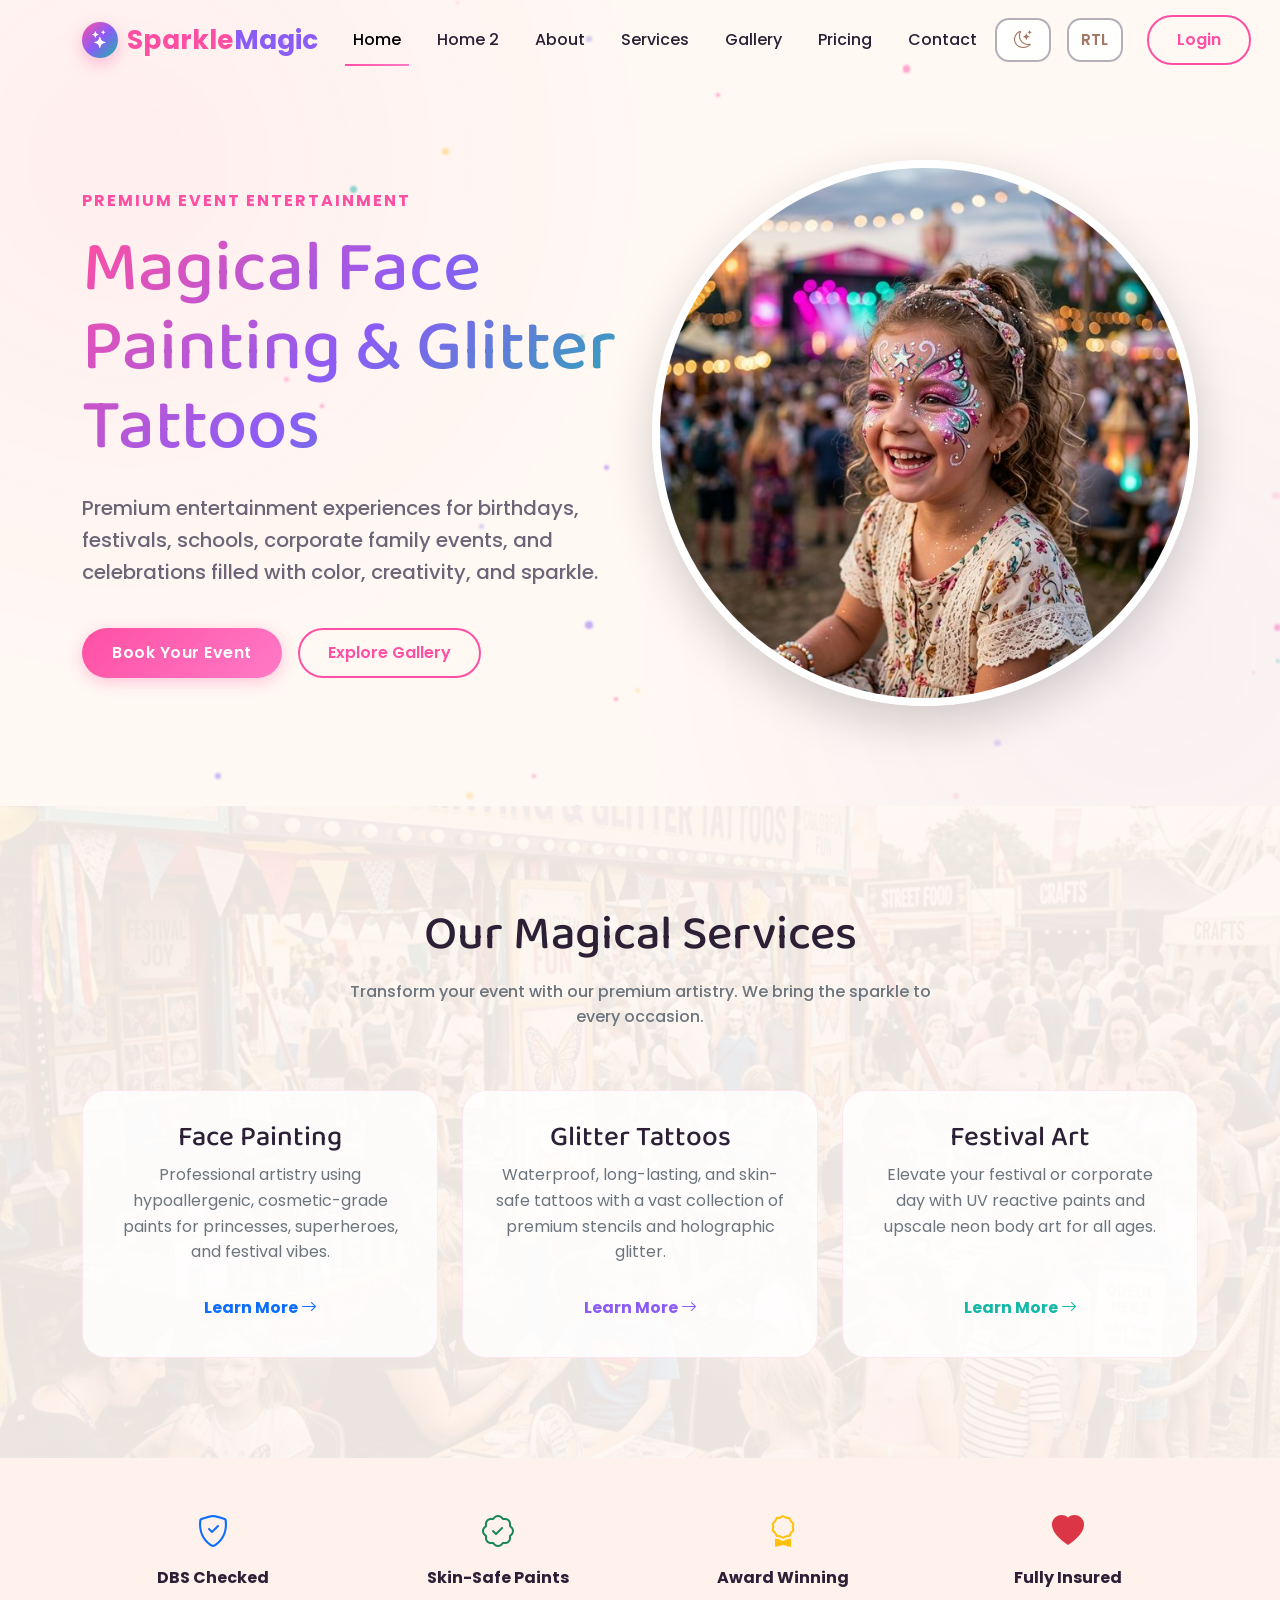
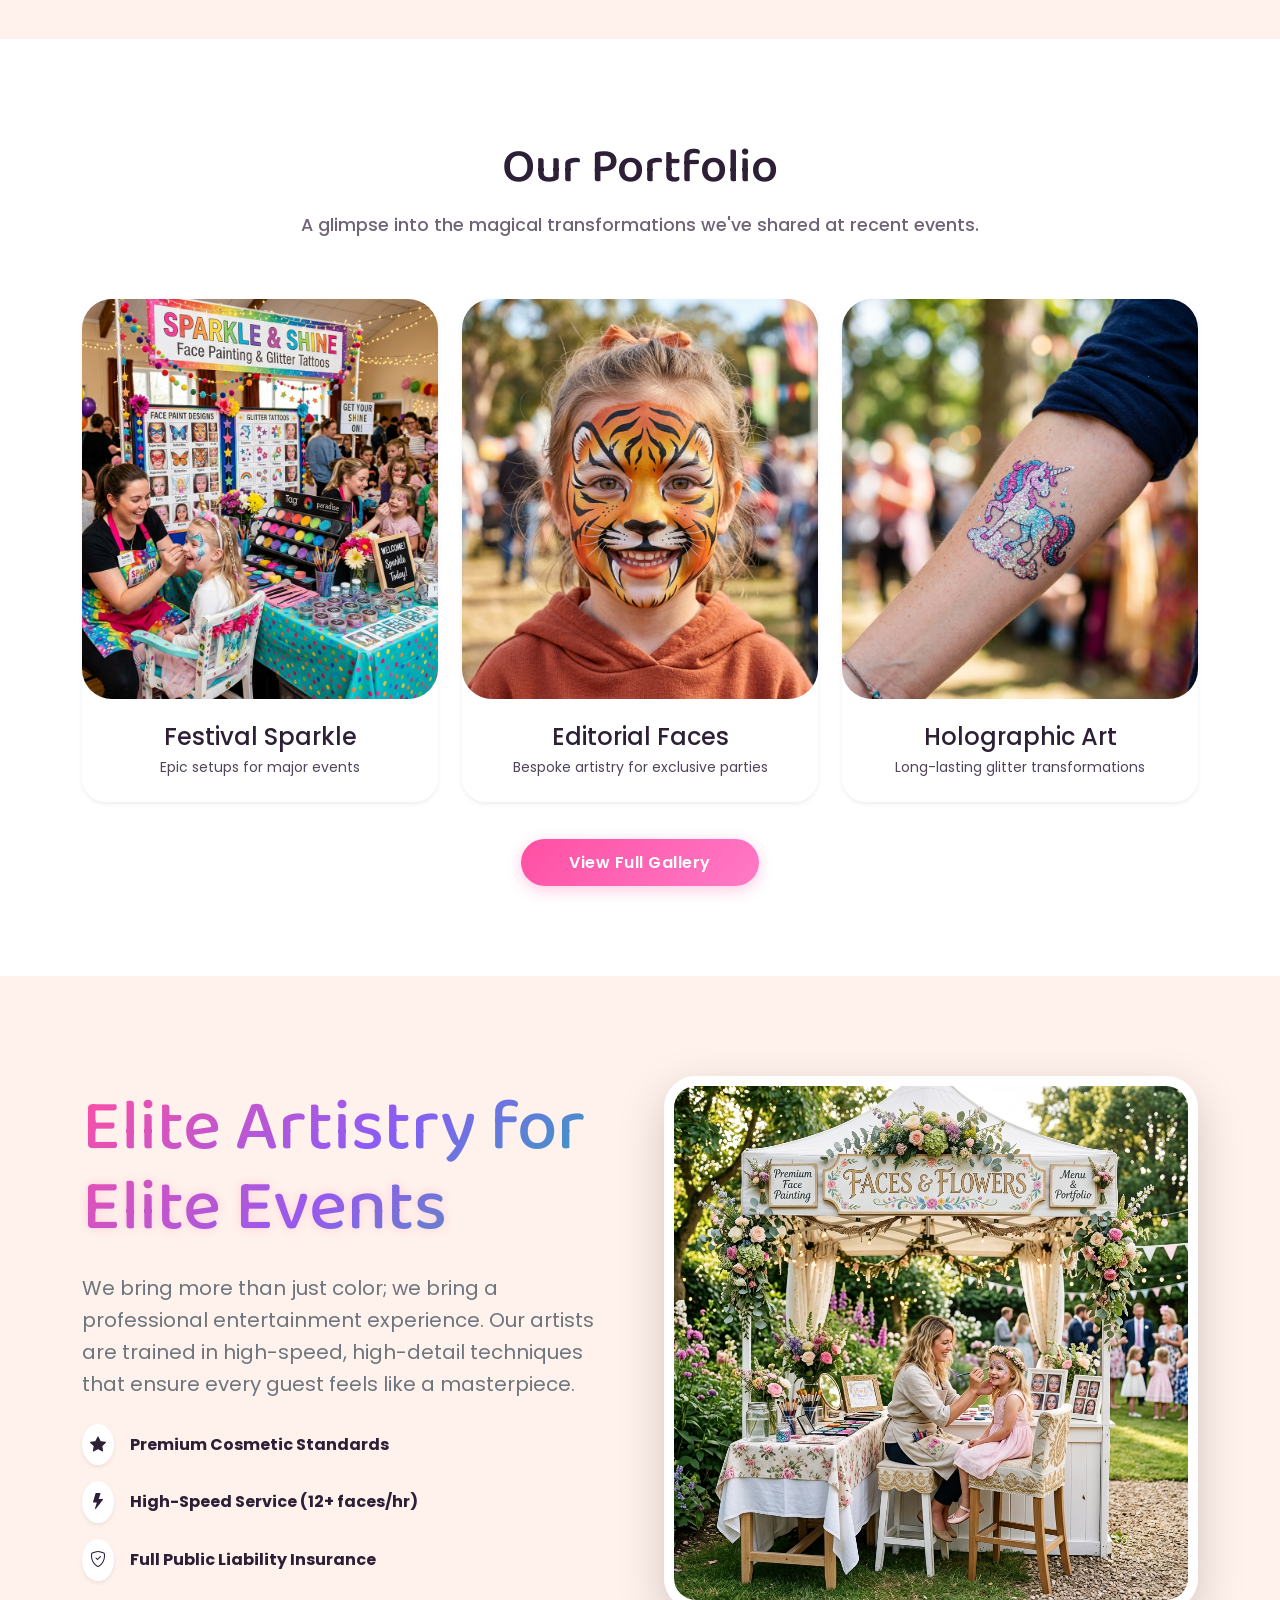
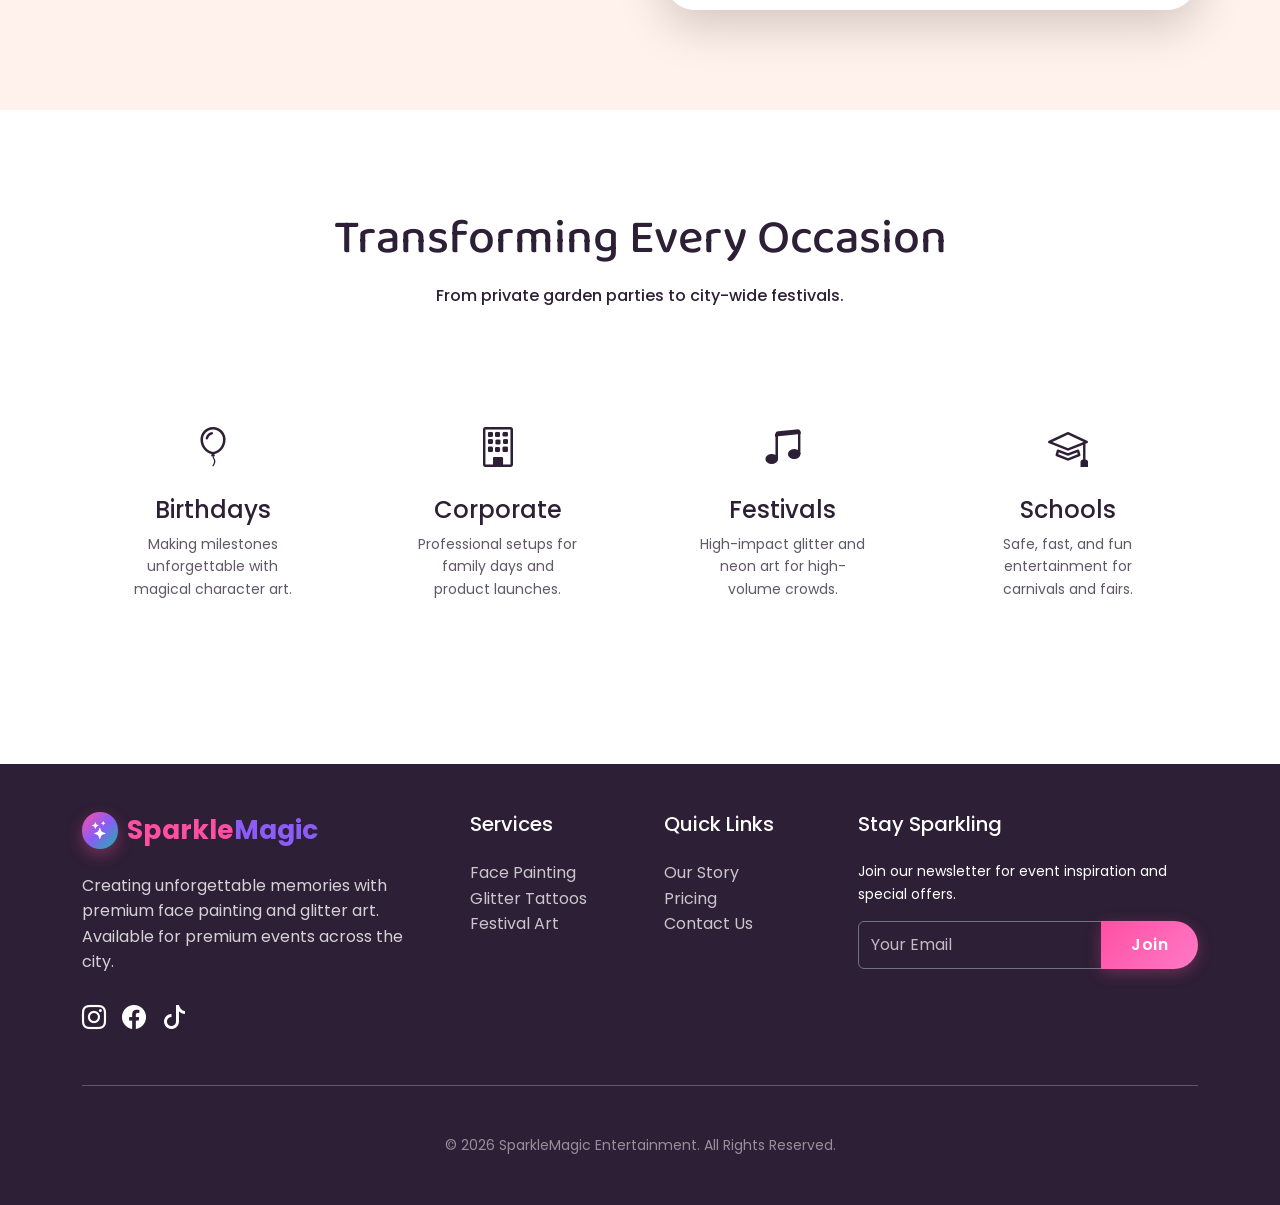
<file: index.html>
<!DOCTYPE html>
<html lang="en">

<head>
    <meta charset="UTF-8">
    <meta name="viewport" content="width=device-width, initial-scale=1.0">
    <title>Magical Face Painting &amp; Glitter Tattoos | Premium Event Entertainment</title>
    <link rel="icon" type="image/svg+xml" href="assets/images/favicon.svg">
    <meta name="description"
        content="Premium face painting and glitter tattoo entertainment for luxury birthdays, festivals, and corporate events. Professional artistry with a focus on safety and sparkle.">
    <!-- Bootstrap 5 CDN -->
    <link href="https://cdn.jsdelivr.net/npm/bootstrap@5.3.0/dist/css/bootstrap.min.css" rel="stylesheet">
    <!-- Bootstrap Icons -->
    <link rel="stylesheet" href="https://cdn.jsdelivr.net/npm/bootstrap-icons@1.11.0/font/bootstrap-icons.css">
    <!-- Custom CSS -->
    <link rel="stylesheet" href="assets/css/style.css">
    <link rel="stylesheet" href="assets/css/dark-mode.css">
</head>

<body>

    <!-- Floating Particles -->
    <div id="particles-container"></div>

    <!-- Navigation -->
    <nav class="navbar navbar-expand-lg navbar-custom fixed-top">
        <div class="container">
            <a class="navbar-brand d-flex align-items-center" href="index.html">
                <span class="brand-logo" aria-label="SparkleMagic">
    <span class="brand-logo-icon" aria-hidden="true"><i class="bi bi-stars"></i></span>
    <span class="brand-logo-text"><span class="brand-logo-sparkle">Sparkle</span><span class="brand-logo-magic">Magic</span></span>
</span>
            </a>
            <button class="navbar-toggler border-0" type="button" data-bs-toggle="collapse" data-bs-target="#navbarNav">
                <span class="navbar-toggler-icon"></span>
            </button>
            <div class="collapse navbar-collapse" id="navbarNav">
                <ul class="navbar-nav mx-auto">
                    <li class="nav-item"><a class="nav-link active" href="index.html">Home</a></li>
                    <li class="nav-item"><a class="nav-link" href="home2.html">Home 2</a></li>
                    <li class="nav-item"><a class="nav-link" href="about.html">About</a></li>
                    <li class="nav-item"><a class="nav-link" href="services.html">Services</a></li>
                    <li class="nav-item"><a class="nav-link" href="gallery.html">Gallery</a></li>
                    <li class="nav-item"><a class="nav-link" href="pricing.html">Pricing</a></li>
                    <li class="nav-item"><a class="nav-link" href="contact.html">Contact</a></li>
                </ul>
                <div class="d-flex align-items-center gap-3 mt-3 mt-lg-0">
                    <button id="darkModeToggle" class="btn nav-utility-btn" type="button" aria-label="Toggle theme"><i class="bi bi-moon-stars"></i></button>
                    <button id="rtlToggle" class="btn nav-utility-btn" type="button" aria-label="Toggle RTL mode">RTL</button>
                    <a href="login.html"
                        class="btn-outline-premium text-decoration-none ms-2">Login</a>
                </div>
            </div>
        </div>
    </nav>

    <!-- Hero Section -->
    <header class="hero-section">
        <div class="container">
            <div class="row align-items-center">
                <div class="col-lg-6 reveal">
                    <span class="accent-font fw-bold text-uppercase mb-3 d-block"
                        style="color: #ff4fa3; letter-spacing: 2px;">Premium Event Entertainment</span>
                    <h1 class="hero-title">Magical Face Painting &amp; Glitter Tattoos</h1>
                    <p class="hero-subtitle">Premium entertainment experiences for birthdays, festivals, schools,
                        corporate family events, and celebrations filled with color, creativity, and sparkle.</p>
                    <div class="d-flex gap-3">
                        <a href="contact.html" class="btn-premium">Book Your Event</a>
                        <a href="gallery.html" class="btn-outline-premium">Explore Gallery</a>
                    </div>
                </div>
                <div class="col-lg-6 mt-5 mt-lg-0 reveal">
                    <div class="position-relative">
                        <div class="floating-elem">
                            <img src="assets/images/hero.png" alt="Face Painting Artistry"
                                class="img-fluid rounded-circle shadow-lg" style="border: 8px solid white;">
                        </div>
                        <!-- Floating Badges -->
                        
                    </div>
                </div>
            </div>
        </div>
    </header>

    <!-- Featured Services -->
    <section class="section-padding home1-services-section">
        <div class="container">
            <div class="section-title reveal">
                <h2>Our Magical Services</h2>
                <p class="text-secondary mx-auto" style="max-width: 600px;">Transform your event with our premium
                    artistry. We bring the sparkle to every occasion.</p>
            </div>
            <div class="row g-4">
                <div class="col-md-4 reveal">
                    <div class="card-luxury text-center d-flex flex-column h-100 home1-service-card">
                        <h3 class="home1-service-title">Face Painting</h3>
                        <p class="text-secondary mb-4 home1-service-text">Professional artistry using hypoallergenic, cosmetic-grade paints for
                            princesses, superheroes, and festival vibes.</p>
                        <a href="services.html"
                            class="btn btn-link text-primary-accent fw-bold text-decoration-none mt-auto">Learn More <i
                                class="bi bi-arrow-right"></i></a>
                    </div>
                </div>
                <div class="col-md-4 reveal">
                    <div class="card-luxury text-center d-flex flex-column h-100 home1-service-card">
                        <h3 class="home1-service-title">Glitter Tattoos</h3>
                        <p class="text-secondary mb-4 home1-service-text">Waterproof, long-lasting, and skin-safe tattoos with a vast collection
                            of premium stencils and holographic glitter.</p>
                        <a href="services.html" class="btn btn-link text-secondary-accent fw-bold text-decoration-none mt-auto"
                            style="color: #8b5cf6;">Learn More <i class="bi bi-arrow-right"></i></a>
                    </div>
                </div>
                <div class="col-md-4 reveal">
                    <div class="card-luxury text-center d-flex flex-column h-100 home1-service-card">
                        <h3 class="home1-service-title">Festival Art</h3>
                        <p class="text-secondary mb-4 home1-service-text">Elevate your festival or corporate day with UV reactive paints and
                            upscale neon body art for all ages.</p>
                        <a href="services.html" class="btn btn-link text-third-accent fw-bold text-decoration-none mt-auto"
                            style="color: #14b8a6;">Learn More <i class="bi bi-arrow-right"></i></a>
                    </div>
                </div>
            </div>
        </div>
    </section>

    <!-- Trust / Safety Strip -->
    <section class="py-5 home1-trust-strip" style="background: var(--secondary-bg);">
        <div class="container">
            <div class="row align-items-center g-4 text-center">
                <div class="col-6 col-md-3">
                    <div class="d-flex flex-column align-items-center">
                        <i class="bi bi-shield-check fs-2 text-primary"></i>
                        <span class="accent-font fw-bold mt-2">DBS Checked</span>
                    </div>
                </div>
                <div class="col-6 col-md-3">
                    <div class="d-flex flex-column align-items-center">
                        <i class="bi bi-patch-check fs-2 text-success"></i>
                        <span class="accent-font fw-bold mt-2">Skin-Safe Paints</span>
                    </div>
                </div>
                <div class="col-6 col-md-3">
                    <div class="d-flex flex-column align-items-center">
                        <i class="bi bi-award fs-2 text-warning"></i>
                        <span class="accent-font fw-bold mt-2">Award Winning</span>
                    </div>
                </div>
                <div class="col-6 col-md-3">
                    <div class="d-flex flex-column align-items-center">
                        <i class="bi bi-heart-fill fs-2 text-danger"></i>
                        <span class="accent-font fw-bold mt-2">Fully Insured</span>
                    </div>
                </div>
            </div>
        </div>
    </section>

    <!-- Featured Gallery Preview -->
    <section class="section-padding bg-white" id="portfolio">
        <div class="container">
            <div class="section-title reveal">
                <h2 class="fw-bold portfolio-heading">Our Portfolio</h2>
                <p class="portfolio-subtitle">A glimpse into the magical transformations
                    we've shared at recent events.</p>
            </div>
            <div class="row g-4 reveal">
                <div class="col-lg-4 col-md-6">
                    <div class="card-luxury p-0 overflow-hidden border-0 shadow-sm hover-glow">
                        <img src="assets/images/festival-setup-indoor.png" alt="Festival Art" class="w-100 object-fit-cover"
                            style="height: 400px; border-radius: 30px;">
                        <div class="p-4 text-center">
                            <h4 class="brand-font mb-1">Festival Sparkle</h4>
                            <p class="small text-secondary mb-0">Epic setups for major events</p>
                        </div>
                    </div>
                </div>
                <div class="col-lg-4 col-md-6">
                    <div class="card-luxury p-0 overflow-hidden border-0 shadow-sm hover-glow">
                        <img src="assets/images/face-art-tiger.png" alt="Face Painting" class="w-100 object-fit-cover"
                            style="height: 400px; border-radius: 30px;">
                        <div class="p-4 text-center">
                            <h4 class="brand-font mb-1">Editorial Faces</h4>
                            <p class="small text-secondary mb-0">Bespoke artistry for exclusive parties</p>
                        </div>
                    </div>
                </div>
                <div class="col-lg-4 col-md-6 portfolio-third-card">
                    <div class="card-luxury p-0 overflow-hidden border-0 shadow-sm hover-glow">
                        <img src="assets/images/glitter-tattoo-unicorn.png" alt="Glitter Tattoos"
                            class="w-100 object-fit-cover" style="height: 400px; border-radius: 30px;">
                        <div class="p-4 text-center">
                            <h4 class="brand-font mb-1">Holographic Art</h4>
                            <p class="small text-secondary mb-0">Long-lasting glitter transformations</p>
                        </div>
                    </div>
                </div>
            </div>
            <div class="text-center mt-5">
                <a href="gallery.html" class="btn-premium px-5">View Full Gallery</a>
            </div>
        </div>
    </section>

    <!-- Section 1: Elite Artistry (Split Style) -->
    <section class="section-padding overflow-hidden" style="background: var(--secondary-bg);">
        <div class="container">
            <div class="row align-items-center g-5">
                <div class="col-lg-6 reveal-left">
                    <h2 class="hero-title mb-4">Elite Artistry for <span class="glow-text">Elite Events</span></h2>
                    <p class="fs-5 text-secondary mb-4">We bring more than just color; we bring a professional
                        entertainment experience. Our artists are trained in high-speed, high-detail techniques that
                        ensure every guest feels like a masterpiece.</p>
                    <ul class="list-unstyled d-flex flex-column gap-3">
                        <li class="d-flex align-items-center gap-3">
                            <div class="rounded-circle bg-white p-2 shadow-sm pulse-glow"><i
                                    class="bi bi-star-fill text-primary-accent"></i></div>
                            <span class="fw-bold">Premium Cosmetic Standards</span>
                        </li>
                        <li class="d-flex align-items-center gap-3">
                            <div class="rounded-circle bg-white p-2 shadow-sm pulse-glow"><i
                                    class="bi bi-lightning-fill text-primary-accent"></i></div>
                            <span class="fw-bold">High-Speed Service (12+ faces/hr)</span>
                        </li>
                        <li class="d-flex align-items-center gap-3">
                            <div class="rounded-circle bg-white p-2 shadow-sm pulse-glow"><i
                                    class="bi bi-shield-check text-primary-accent"></i></div>
                            <span class="fw-bold">Full Public Liability Insurance</span>
                        </li>
                    </ul>
                </div>
                <div class="col-lg-6 reveal-right">
                    <div class="position-relative">
                        <img src="assets/images/festival-setup-garden.png" alt="High End Setup"
                            class="img-fluid rounded-5 shadow-lg border-white"
                            style="border-width: 10px !important; border-style: solid;">
                    </div>
                </div>
            </div>
        </div>
    </section>

    <!-- Section 2: The Sparkle Reach (Hexagonal Layout) -->
    <section class="section-padding bg-white" id="occasions">
        <div class="container">
            <div class="section-title reveal">
                <h2 style="color: #2d1f35;">Transforming Every Occasion</h2>
                <p>From private garden parties to city-wide festivals.</p>
            </div>
            <div class="row g-4 justify-content-center">
                <div class="col-lg-3 col-md-6 reveal" style="transition-delay: 100ms;">
                    <div class="hexagon-card p-5 d-flex flex-column align-items-center text-center">
                        <i class="bi bi-balloon fs-1 mb-3"></i>
                        <h4 class="brand-font">Birthdays</h4>
                        <p class="small opacity-75">Making milestones unforgettable with magical character art.</p>
                    </div>
                </div>
                <div class="col-lg-3 col-md-6 reveal" style="transition-delay: 200ms;">
                    <div class="hexagon-card p-5 d-flex flex-column align-items-center text-center">
                        <i class="bi bi-building fs-1 mb-3"></i>
                        <h4 class="brand-font">Corporate</h4>
                        <p class="small opacity-75">Professional setups for family days and product launches.</p>
                    </div>
                </div>
                <div class="col-lg-3 col-md-6 reveal" style="transition-delay: 300ms;">
                    <div class="hexagon-card p-5 d-flex flex-column align-items-center text-center">
                        <i class="bi bi-music-note-beamed fs-1 mb-3"></i>
                        <h4 class="brand-font">Festivals</h4>
                        <p class="small opacity-75">High-impact glitter and neon art for high-volume crowds.</p>
                    </div>
                </div>
                <div class="col-lg-3 col-md-6 reveal" style="transition-delay: 400ms;">
                    <div class="hexagon-card p-5 d-flex flex-column align-items-center text-center">
                        <i class="bi bi-mortarboard fs-1 mb-3"></i>
                        <h4 class="brand-font">Schools</h4>
                        <p class="small opacity-75">Safe, fast, and fun entertainment for carnivals and fairs.</p>
                    </div>
                </div>
            </div>
        </div>
    </section>

    <!-- Footer -->
    <footer class="py-5" style="background: #2d1f35; color: white;">
        <div class="container">
            <div class="row g-5">
                <div class="col-lg-4">
                    <h3 class="mb-4"><span class="brand-logo" aria-label="SparkleMagic">
    <span class="brand-logo-icon" aria-hidden="true"><i class="bi bi-stars"></i></span>
    <span class="brand-logo-text"><span class="brand-logo-sparkle">Sparkle</span><span class="brand-logo-magic">Magic</span></span>
</span></h3>
                    <p class="text-secondary-light" style="opacity: 0.8;">Creating unforgettable memories with premium
                        face painting and glitter art. Available for premium events across the city.</p>
                    <div class="d-flex gap-3 fs-4 mt-4">
                        <a href="#" class="text-white"><i class="bi bi-instagram"></i></a>
                        <a href="#" class="text-white"><i class="bi bi-facebook"></i></a>
                        <a href="#" class="text-white"><i class="bi bi-tiktok"></i></a>
                    </div>
                </div>
                <div class="col-lg-2 col-6">
                    <h5 class="accent-font mb-4">Services</h5>
                    <ul class="list-unstyled">
                        <li><a href="services.html" class="text-white text-decoration-none opacity-75">Face Painting</a>
                        </li>
                        <li><a href="services.html" class="text-white text-decoration-none opacity-75">Glitter
                                Tattoos</a></li>
                        <li><a href="services.html" class="text-white text-decoration-none opacity-75">Festival Art</a>
                        </li>
                    </ul>
                </div>
                <div class="col-lg-2 col-6">
                    <h5 class="accent-font mb-4">Quick Links</h5>
                    <ul class="list-unstyled">
                        <li><a href="about.html" class="text-white text-decoration-none opacity-75">Our Story</a></li>
                        <li><a href="pricing.html" class="text-white text-decoration-none opacity-75">Pricing</a></li>
                        <li><a href="contact.html" class="text-white text-decoration-none opacity-75">Contact Us</a>
                        </li>
                    </ul>
                </div>
                <div class="col-lg-4">
                    <h5 class="accent-font mb-4">Stay Sparkling</h5>
                    <p class="small text-secondary-light">Join our newsletter for event inspiration and special offers.
                    </p>
                    <div class="input-group mb-3">
                        <input type="text" class="form-control bg-transparent border-secondary text-white"
                            placeholder="Your Email">
                        <button class="btn btn-premium" type="button">Join</button>
                    </div>
                </div>
            </div>
            <hr class="my-5 opacity-25">
            <div class="text-center small opacity-50">
                &copy; 2026 SparkleMagic Entertainment. All Rights Reserved.
            </div>
        </div>
    </footer>

    <!-- Scripts -->
    <script src="https://cdn.jsdelivr.net/npm/bootstrap@5.3.0/dist/js/bootstrap.bundle.min.js"></script>
    <script src="assets/js/main.js"></script>
</body>

</html>
</file>
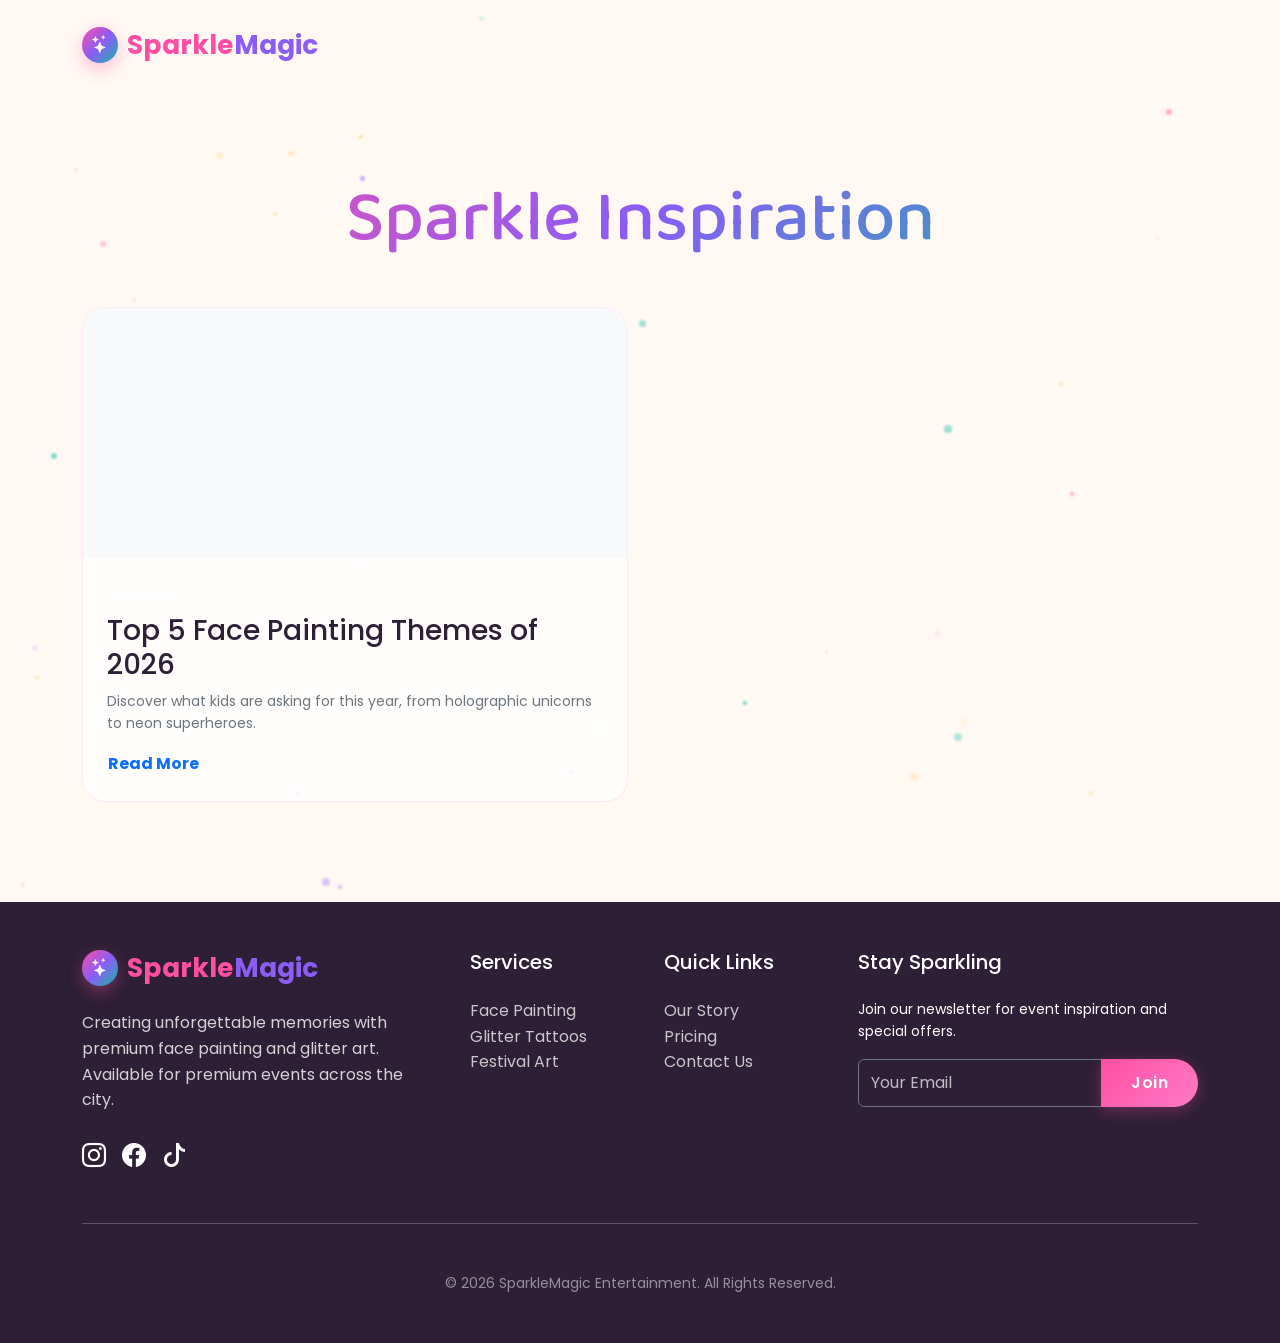
<file: blog.html>
﻿<!DOCTYPE html>
<html lang="en">

<head>
    <meta charset="UTF-8">
    <meta name="viewport" content="width=device-width, initial-scale=1.0">
    <title>The Sparkle Blog | Tips & Inspiration</title>
    <link rel="icon" type="image/svg+xml" href="assets/images/favicon.svg">
    <link href="https://cdn.jsdelivr.net/npm/bootstrap@5.3.0/dist/css/bootstrap.min.css" rel="stylesheet">
    <link rel="stylesheet" href="https://cdn.jsdelivr.net/npm/bootstrap-icons@1.11.0/font/bootstrap-icons.css">
    <link rel="stylesheet" href="assets/css/style.css">
</head>

<body>
    <div id="particles-container"></div>
    <nav class="navbar navbar-expand-lg navbar-custom fixed-top glass-effect">
        <div class="container"><a class="navbar-brand brand-font fs-3 text-primary-accent"
                href="index.html"><span class="brand-logo" aria-label="SparkleMagic">
    <span class="brand-logo-icon" aria-hidden="true"><i class="bi bi-stars"></i></span>
    <span class="brand-logo-text"><span class="brand-logo-sparkle">Sparkle</span><span class="brand-logo-magic">Magic</span></span>
</span></a></div>
    </nav>
    <div class="section-padding" style="margin-top: 80px;">
        <div class="container">
            <h1 class="hero-title text-center mb-5 reveal">Sparkle Inspiration</h1>
            <div class="row g-4">
                <div class="col-md-6 reveal">
                    <div class="card-luxury p-0 overflow-hidden">
                        <div class="bg-light" style="height: 250px;"></div><!-- Placeholder for blog img -->
                        <div class="p-4">
                            <span class="badge bg-primary-accent mb-2">Trends</span>
                            <h3 class="brand-font">Top 5 Face Painting Themes of 2026</h3>
                            <p class="text-secondary small">Discover what kids are asking for this year, from
                                holographic unicorns to neon superheroes.</p>
                            <a href="#" class="btn btn-link p-0 text-primary-accent fw-bold text-decoration-none">Read
                                More</a>
                        </div>
                    </div>
                </div>
            </div>
        </div>
    </div>

    <footer class="py-5" style="background: #2d1f35; color: white;">
        <div class="container">
            <div class="row g-5">
                <div class="col-lg-4">
                    <h3 class="mb-4"><span class="brand-logo" aria-label="SparkleMagic">
    <span class="brand-logo-icon" aria-hidden="true"><i class="bi bi-stars"></i></span>
    <span class="brand-logo-text"><span class="brand-logo-sparkle">Sparkle</span><span class="brand-logo-magic">Magic</span></span>
</span></h3>
                    <p class="text-secondary-light" style="opacity: 0.8;">Creating unforgettable memories with premium
                        face painting and glitter art. Available for premium events across the city.</p>
                    <div class="d-flex gap-3 fs-4 mt-4">
                        <a href="#" class="text-white"><i class="bi bi-instagram"></i></a>
                        <a href="#" class="text-white"><i class="bi bi-facebook"></i></a>
                        <a href="#" class="text-white"><i class="bi bi-tiktok"></i></a>
                    </div>
                </div>
                <div class="col-lg-2 col-6">
                    <h5 class="accent-font mb-4">Services</h5>
                    <ul class="list-unstyled">
                        <li><a href="services.html" class="text-white text-decoration-none opacity-75">Face Painting</a>
                        </li>
                        <li><a href="services.html" class="text-white text-decoration-none opacity-75">Glitter
                                Tattoos</a></li>
                        <li><a href="services.html" class="text-white text-decoration-none opacity-75">Festival Art</a>
                        </li>
                    </ul>
                </div>
                <div class="col-lg-2 col-6">
                    <h5 class="accent-font mb-4">Quick Links</h5>
                    <ul class="list-unstyled">
                        <li><a href="about.html" class="text-white text-decoration-none opacity-75">Our Story</a></li>
                        <li><a href="pricing.html" class="text-white text-decoration-none opacity-75">Pricing</a></li>
                        <li><a href="contact.html" class="text-white text-decoration-none opacity-75">Contact Us</a>
                        </li>
                    </ul>
                </div>
                <div class="col-lg-4">
                    <h5 class="accent-font mb-4">Stay Sparkling</h5>
                    <p class="small text-secondary-light">Join our newsletter for event inspiration and special offers.
                    </p>
                    <div class="input-group mb-3">
                        <input type="text" class="form-control bg-transparent border-secondary text-white"
                            placeholder="Your Email">
                        <button class="btn btn-premium" type="button">Join</button>
                    </div>
                </div>
            </div>
            <hr class="my-5 opacity-25">
            <div class="text-center small opacity-50">
                &copy; 2026 SparkleMagic Entertainment. All Rights Reserved.
            </div>
        </div>
    </footer>

    <script src="assets/js/main.js"></script>
</body>

</html>
</file>
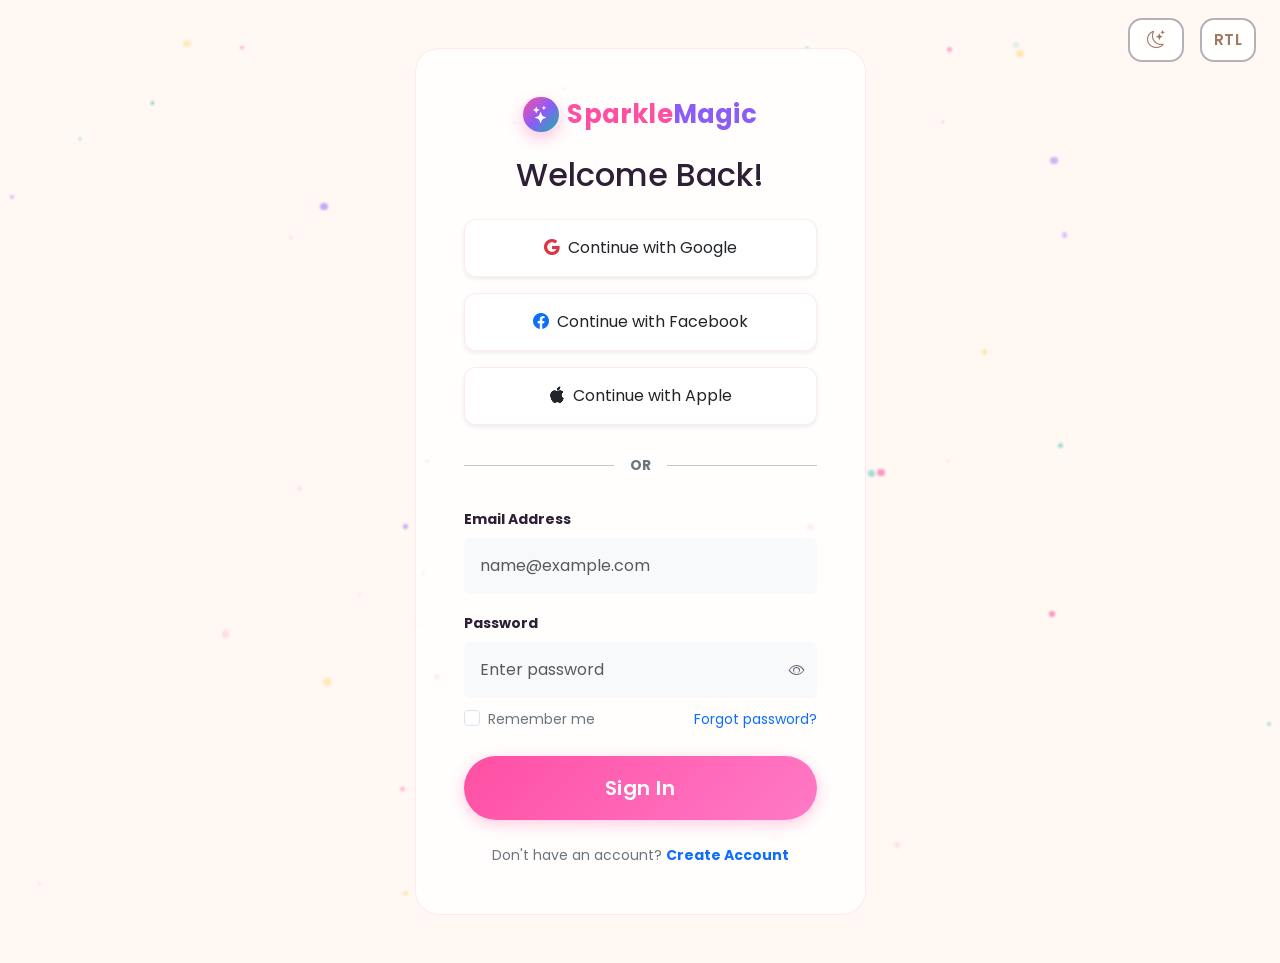
<file: login.html>
﻿<!DOCTYPE html>
<html lang="en">

<head>
    <meta charset="UTF-8">
    <meta name="viewport" content="width=device-width, initial-scale=1.0">
    <title>Login | SparkleMagic Entertainment</title>
    <link rel="icon" type="image/svg+xml" href="assets/images/favicon.svg">
    <link href="https://cdn.jsdelivr.net/npm/bootstrap@5.3.0/dist/css/bootstrap.min.css" rel="stylesheet">
    <link rel="stylesheet" href="https://cdn.jsdelivr.net/npm/bootstrap-icons@1.11.0/font/bootstrap-icons.css">
    <link rel="stylesheet" href="assets/css/style.css">
    <link rel="stylesheet" href="assets/css/dark-mode.css">
</head>

<body class="login-page">
    <!-- Floating Particles -->
    <div id="particles-container"></div>
    <div class="auth-top-actions d-flex align-items-center gap-3">
        <button id="darkModeToggle" class="btn nav-utility-btn" type="button" aria-label="Toggle theme"><i class="bi bi-moon-stars"></i></button>
        <button id="rtlToggle" class="btn nav-utility-btn" type="button" aria-label="Toggle RTL mode">RTL</button>
    </div>

    <main class="min-vh-100 d-flex align-items-center justify-content-center py-5">
        <div class="container">
            <div class="row justify-content-center">
                <div class="col-md-5 reveal">
                    <div class="card-luxury p-5">
                    <div class="text-center mb-4">
                        <a href="index.html" class="text-decoration-none">
                            <span class="brand-logo" aria-label="SparkleMagic">
    <span class="brand-logo-icon" aria-hidden="true"><i class="bi bi-stars"></i></span>
    <span class="brand-logo-text"><span class="brand-logo-sparkle">Sparkle</span><span class="brand-logo-magic">Magic</span></span>
</span>
                        </a>
                    </div>
                    <h2 class="brand-font text-center mb-4">Welcome Back!</h2>

                    <!-- Social Login -->
                    <div class="d-grid gap-3 mb-4 auth-social-stack">
                        <button
                            class="btn btn-outline-light text-dark shadow-sm d-flex align-items-center justify-content-center gap-2 py-2 glass-effect border-1 auth-social-btn">
                            <i class="bi bi-google text-danger"></i> Continue with Google
                        </button>
                        <button
                            class="btn btn-outline-light text-dark shadow-sm d-flex align-items-center justify-content-center gap-2 py-2 glass-effect border-1 auth-social-btn">
                            <i class="bi bi-facebook text-primary"></i> Continue with Facebook
                        </button>
                        <button
                            class="btn btn-outline-light text-dark shadow-sm d-flex align-items-center justify-content-center gap-2 py-2 glass-effect border-1 auth-social-btn">
                            <i class="bi bi-apple text-dark"></i> Continue with Apple
                        </button>
                    </div>

                    <div class="d-flex align-items-center gap-3 mb-4">
                        <hr class="flex-grow-1 opacity-25">
                        <span class="small text-secondary fw-bold">OR</span>
                        <hr class="flex-grow-1 opacity-25">
                    </div>

                    <form>
                        <div class="mb-3">
                            <label class="form-label accent-font small fw-bold">Email Address</label>
                            <input type="email" class="form-control p-3 border-0 bg-light shadow-none"
                                placeholder="name@example.com">
                        </div>
                        <div class="mb-4">
                            <label class="form-label accent-font small fw-bold">Password</label>
                            <div class="auth-password-wrap">
                                <input type="password" id="loginPassword" class="form-control p-3 border-0 bg-light shadow-none"
                                    placeholder="Enter password">
                                <button type="button" class="auth-password-toggle" data-toggle-password="#loginPassword" aria-label="Show password">
                                    <i class="bi bi-eye"></i>
                                </button>
                            </div>
                            <div class="d-flex justify-content-between align-items-center mt-2 auth-login-meta">
                                <div class="form-check mb-0">
                                    <input class="form-check-input" type="checkbox" id="rememberMe">
                                    <label class="form-check-label small text-secondary" for="rememberMe">Remember me</label>
                                </div>
                                <a href="#" class="small text-primary-accent text-decoration-none auth-forgot-link">Forgot password?</a>
                            </div>
                        </div>
                        <button type="submit" class="btn-premium w-100 py-3 fs-5 mb-4">Sign In</button>
                    </form>

                    <p class="text-center text-secondary small mb-0">
                        Don't have an account? <a href="signup.html"
                            class="text-secondary-accent fw-bold text-decoration-none">Create Account</a>
                    </p>
                </div>

                </div>
            </div>
        </div>
    </main>

    

    <script src="https://cdn.jsdelivr.net/npm/bootstrap@5.3.0/dist/js/bootstrap.bundle.min.js"></script>
    <script src="assets/js/main.js"></script>
</body>

</html>
</file>
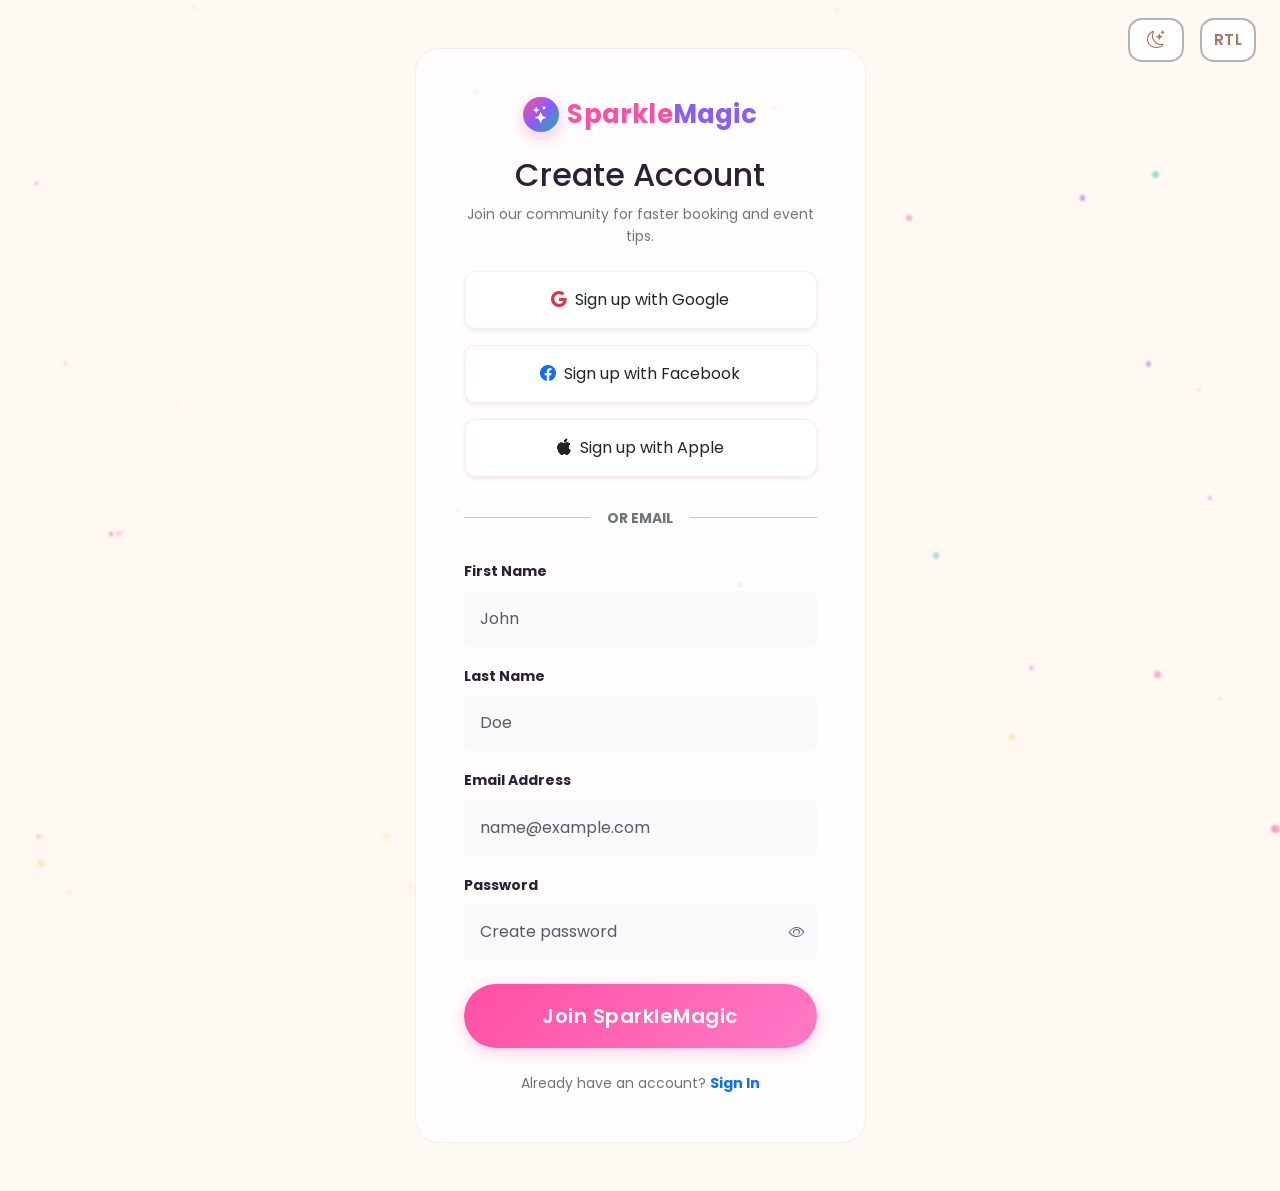
<file: signup.html>
﻿<!DOCTYPE html>
<html lang="en">
<head>
    <meta charset="UTF-8">
    <meta name="viewport" content="width=device-width, initial-scale=1.0">
    <title>Create Account | SparkleMagic</title>
    <link rel="icon" type="image/svg+xml" href="assets/images/favicon.svg">
    <link href="https://cdn.jsdelivr.net/npm/bootstrap@5.3.0/dist/css/bootstrap.min.css" rel="stylesheet">
    <link rel="stylesheet" href="https://cdn.jsdelivr.net/npm/bootstrap-icons@1.11.0/font/bootstrap-icons.css">
    <link rel="stylesheet" href="assets/css/style.css">
    <link rel="stylesheet" href="assets/css/dark-mode.css">
</head>
<body class="signup-page">
    <!-- Floating Particles -->
    <div id="particles-container"></div>
    <div class="auth-top-actions d-flex align-items-center gap-3">
        <button id="darkModeToggle" class="btn nav-utility-btn" type="button" aria-label="Toggle theme"><i class="bi bi-moon-stars"></i></button>
        <button id="rtlToggle" class="btn nav-utility-btn" type="button" aria-label="Toggle RTL mode">RTL</button>
    </div>

    <main class="min-vh-100 d-flex align-items-center justify-content-center py-5">
        <div class="container">
            <div class="row justify-content-center">
                <div class="col-md-5 reveal">
                    <div class="card-luxury p-5">
                    <div class="text-center mb-4">
                        <a href="index.html" class="text-decoration-none">
                            <span class="brand-logo" aria-label="SparkleMagic">
    <span class="brand-logo-icon" aria-hidden="true"><i class="bi bi-stars"></i></span>
    <span class="brand-logo-text"><span class="brand-logo-sparkle">Sparkle</span><span class="brand-logo-magic">Magic</span></span>
</span>
                        </a>
                    </div>
                    <h2 class="brand-font text-center mb-2">Create Account</h2>
                    <p class="text-center text-secondary small mb-4">Join our community for faster booking and event tips.</p>
                    
                    <!-- Social Login -->
                    <div class="d-grid gap-3 mb-4 auth-social-stack">
                        <button class="btn btn-outline-light text-dark shadow-sm d-flex align-items-center justify-content-center gap-2 py-2 glass-effect border-1 auth-social-btn">
                            <i class="bi bi-google text-danger"></i> Sign up with Google
                        </button>
                        <button class="btn btn-outline-light text-dark shadow-sm d-flex align-items-center justify-content-center gap-2 py-2 glass-effect border-1 auth-social-btn">
                            <i class="bi bi-facebook text-primary"></i> Sign up with Facebook
                        </button>
                        <button class="btn btn-outline-light text-dark shadow-sm d-flex align-items-center justify-content-center gap-2 py-2 glass-effect border-1 auth-social-btn">
                            <i class="bi bi-apple text-dark"></i> Sign up with Apple
                        </button>
                    </div>

                    <div class="d-flex align-items-center gap-3 mb-4">
                        <hr class="flex-grow-1 opacity-25">
                        <span class="small text-secondary fw-bold">OR EMAIL</span>
                        <hr class="flex-grow-1 opacity-25">
                    </div>

                    <form>
                        <div class="mb-3">
                            <label class="form-label accent-font small fw-bold">First Name</label>
                            <input type="text" class="form-control p-3 border-0 bg-light shadow-none" placeholder="John">
                        </div>
                        <div class="mb-3">
                            <label class="form-label accent-font small fw-bold">Last Name</label>
                            <input type="text" class="form-control p-3 border-0 bg-light shadow-none" placeholder="Doe">
                        </div>
                        <div class="mb-3">
                            <label class="form-label accent-font small fw-bold">Email Address</label>
                            <input type="email" class="form-control p-3 border-0 bg-light shadow-none" placeholder="name@example.com">
                        </div>
                        <div class="mb-4">
                            <label class="form-label accent-font small fw-bold">Password</label>
                            <div class="auth-password-wrap">
                                <input type="password" id="signupPassword" class="form-control p-3 border-0 bg-light shadow-none" placeholder="Create password">
                                <button type="button" class="auth-password-toggle" data-toggle-password="#signupPassword" aria-label="Show password">
                                    <i class="bi bi-eye"></i>
                                </button>
                            </div>
                        </div>
                        <button type="submit" class="btn-premium w-100 py-3 fs-5 mb-4">Join SparkleMagic</button>
                    </form>

                    <p class="text-center text-secondary small mb-0">
                        Already have an account? <a href="login.html" class="text-secondary-accent fw-bold text-decoration-none">Sign In</a>
                    </p>
                </div>

                </div>
            </div>
        </div>
    </main>

  

    <script src="https://cdn.jsdelivr.net/npm/bootstrap@5.3.0/dist/js/bootstrap.bundle.min.js"></script>
    <script src="assets/js/main.js"></script>
</body>
</html>
</file>
<file: assets/css/style.css>
/* 
    Face Painting & Glitter Tattoo Entertainment - Main Styles
    Design System: Premium Playful Luxury
*/

@import url('https://fonts.googleapis.com/css2?family=Baloo+2:wght@400;500;600;700;800&family=Poppins:wght@200;300;400;500;600;700&display=swap');

:root {
    /* Color Palette */
    --primary-bg: #fff8f3;
    --secondary-bg: #fff1eb;
    --card-bg: rgba(255, 255, 255, 0.82);
    --primary-accent: #ff4fa3;
    --secondary-accent: #8b5cf6;
    --third-accent: #14b8a6;
    --gold-highlight: #ffcf5a;
    --text-primary: #2d1f35;
    --text-secondary: #6f6477;
    --border-color: rgba(255, 79, 163, 0.12);
    --soft-glow: rgba(255, 79, 163, 0.20);

    /* Gradients */
    --main-gradient: linear-gradient(135deg, #ff4fa3, #8b5cf6, #14b8a6);
    --btn-gradient: linear-gradient(135deg, #ff4fa3, #ff7ac6);
    --glitter-gradient: linear-gradient(135deg, #ffd166, #ff8fab, #c77dff);

    /* Shadows */
    --card-shadow: 0 10px 40px rgba(0, 0, 0, 0.05);
    --glow-shadow: 0 0 20px var(--soft-glow);

    /* Transitions */
    --transition-smooth: all 0.4s cubic-bezier(0.165, 0.84, 0.44, 1);
}

/* Base Styles */
body {
    background-color: var(--primary-bg);
    color: var(--text-primary);
    font-family: 'Poppins', sans-serif;
    line-height: 1.6;
    overflow-x: hidden;
    -webkit-font-smoothing: antialiased;
}

h1,
h2,
h3,
h4,
h5,
h6 {
    font-family: 'Baloo 2', cursive;
    font-weight: 500;
}

.brand-font,
.accent-font {
    font-family: 'Poppins', sans-serif;
}

h1.fw-bold,
h2.fw-bold,
h3.fw-bold,
h4.fw-bold,
h5.fw-bold,
h6.fw-bold {
    font-weight: 550 !important;
}

p,
a,
button,
.btn,
input,
select,
textarea,
label,
.nav-link,
.form-control,
.form-label {
    font-family: 'Poppins', sans-serif;
}

p {
    font-weight: 400;
}

p.fw-bold {
    font-weight: 550 !important;
}

.hero-subtitle,
.page-hero-copy,
.section-title p {
    font-weight: 500;
}

/* Glassmorphism */
.glass-effect {
    background: var(--card-bg);
    backdrop-filter: blur(12px);
    -webkit-backdrop-filter: blur(12px);
    border: 1px solid var(--border-color);
}

/* Buttons */
.btn-premium {
    background: var(--btn-gradient);
    color: white;
    border: none;
    padding: 12px 30px;
    border-radius: 50px;
    font-family: 'Poppins', sans-serif;
    font-weight: 600;
    letter-spacing: 0.5px;
    transition: var(--transition-smooth);
    box-shadow: 0 4px 15px rgba(255, 79, 163, 0.3);
    position: relative;
    overflow: hidden;
    text-decoration: none !important;
}

.btn-premium:hover {
    transform: translateY(-3px);
    box-shadow: 0 8px 25px rgba(255, 79, 163, 0.4);
    color: white;
    text-decoration: none !important;
}

.btn-outline-premium {
    background: transparent;
    border: 2px solid var(--primary-accent);
    color: var(--primary-accent);
    padding: 10px 28px;
    border-radius: 50px;
    font-family: 'Poppins', sans-serif;
    font-weight: 600;
    transition: var(--transition-smooth);
    text-decoration: none !important;
}

.btn-outline-premium:hover {
    background: var(--primary-accent);
    color: white;
    transform: translateY(-2px);
    text-decoration: none !important;
}

/* Navbar */
.navbar-custom {
    padding: 15px 0;
    transition: var(--transition-smooth);
    z-index: 1000;
}

.navbar-custom.scrolled {
    padding: 10px 0;
    background: rgba(255, 248, 243, 0.85);
    backdrop-filter: blur(10px);
    box-shadow: 0 5px 20px rgba(0, 0, 0, 0.05);
}

.nav-link {
    color: var(--text-primary);
    font-weight: 500;
    margin: 0 10px;
    position: relative;
    transition: var(--transition-smooth);
}

@media (min-width: 992px) {
    .navbar-custom .container {
        flex-wrap: nowrap;
    }

    .navbar-custom .navbar-collapse {
        flex-wrap: nowrap;
    }

    .navbar-custom .navbar-nav {
        flex-wrap: nowrap;
    }

    .navbar-custom .nav-link {
        white-space: nowrap;
    }
}

.nav-link::after {
    content: '';
    position: absolute;
    width: 0;
    height: 2px;
    bottom: -5px;
    left: 0;
    background: var(--btn-gradient);
    transition: var(--transition-smooth);
}

.nav-link:hover::after,
.nav-link.active::after {
    width: 100%;
}

.nav-utility-btn {
    width: 56px;
    height: 44px;
    display: inline-flex;
    align-items: center;
    justify-content: center;
    padding: 0;
    border-radius: 14px;
    border: 2px solid rgba(45, 31, 53, 0.35);
    background: rgba(255, 255, 255, 0.92);
    color: #a27862;
    font-family: 'Poppins', sans-serif;
    font-weight: 600;
    font-size: 0.95rem;
    letter-spacing: 0.2px;
    line-height: 1;
    transition: var(--transition-smooth);
}

.nav-utility-btn i {
    font-size: 1.1rem;
    line-height: 1;
}

.nav-utility-btn:hover,
.nav-utility-btn:focus-visible {
    background: #ffffff;
    color: #7f5d4d;
    border-color: rgba(45, 31, 53, 0.55);
}

.nav-utility-btn:focus-visible {
    outline: none;
    box-shadow: 0 0 0 0.2rem rgba(255, 79, 163, 0.2);
}

/* Brand Logo (Vector/Text, no image asset) */
.brand-logo {
    display: inline-flex;
    align-items: center;
    gap: 0.55rem;
    font-family: 'Poppins', sans-serif;
    font-weight: 700;
    font-size: 1.65rem;
    line-height: 1;
    letter-spacing: 0.2px;
}

.brand-logo-icon {
    width: 1.38em;
    height: 1.38em;
    border-radius: 50%;
    display: inline-flex;
    align-items: center;
    justify-content: center;
    background: var(--main-gradient);
    color: #fff;
    box-shadow: 0 6px 16px rgba(255, 79, 163, 0.35);
}

.brand-logo-icon i {
    font-size: 0.68em;
    line-height: 1;
}

.brand-logo-text {
    display: inline-flex;
    align-items: baseline;
}

.brand-logo-sparkle {
    color: var(--primary-accent);
}

.brand-logo-magic {
    color: var(--secondary-accent);
}

.login-page .brand-logo,
.signup-page .brand-logo {
    font-size: 1.6rem;
}

.navbar-brand .brand-logo {
    font-size: 1.65rem;
}

.navbar-brand img {
    height: 45px;
}

/* Hero Section */
.hero-section {
    position: relative;
    padding: 160px 0 100px;
    overflow: hidden;
    background: radial-gradient(circle at 10% 20%, rgba(255, 79, 163, 0.05) 0%, transparent 40%),
        radial-gradient(circle at 90% 80%, rgba(139, 92, 246, 0.05) 0%, transparent 40%);
}

.hero-title {
    font-size: clamp(2.5rem, 6vw, 4.5rem);
    line-height: 1.1;
    margin-bottom: 25px;
    background: var(--main-gradient);
    -webkit-background-clip: text;
    background-clip: text;
    -webkit-text-fill-color: transparent;
}

.hero-subtitle {
    font-size: 1.25rem;
    color: var(--text-secondary);
    margin-bottom: 40px;
    max-width: 600px;
}

/* Enhanced inner-page heroes (About, Services, Gallery, Pricing, Contact) */
.page-hero-enhanced {
    position: relative;
    margin-top: 80px;
    padding: clamp(5rem, 8vw, 7rem) 0 clamp(3rem, 5vw, 4rem);
    overflow: hidden;
    background:
        radial-gradient(circle at 10% 15%, rgba(255, 79, 163, 0.14), transparent 44%),
        radial-gradient(circle at 88% 85%, rgba(139, 92, 246, 0.14), transparent 45%),
        linear-gradient(180deg, rgba(255, 248, 243, 0.92), rgba(255, 241, 235, 0.88));
    border-bottom: 1px solid rgba(255, 79, 163, 0.15);
}

.page-hero-enhanced::before {
    content: "";
    position: absolute;
    width: 320px;
    height: 320px;
    border-radius: 50%;
    top: -130px;
    right: -120px;
    background: rgba(20, 184, 166, 0.1);
}

.page-hero-enhanced .container {
    position: relative;
    z-index: 1;
}

.page-hero-badge {
    display: inline-flex;
    align-items: center;
    gap: 0.45rem;
    padding: 0.5rem 0.9rem;
    border-radius: 999px;
    font-size: 0.82rem;
    text-transform: uppercase;
    letter-spacing: 0.09em;
    font-weight: 700;
    color: #7b3976;
    background: rgba(255, 79, 163, 0.14);
    border: 1px solid rgba(255, 79, 163, 0.28);
}

.page-hero-copy {
    max-width: 620px;
}

.page-hero-actions {
    display: flex;
    flex-wrap: wrap;
    gap: 0.85rem;
    margin-top: 1.5rem;
}

.page-hero-kpis {
    display: flex;
    flex-wrap: wrap;
    gap: 0.8rem;
    margin-top: 1.5rem;
}

.page-hero-kpi {
    min-width: 140px;
    padding: 0.75rem 1rem;
    border-radius: 14px;
    background: rgba(255, 255, 255, 0.72);
    border: 1px solid rgba(139, 92, 246, 0.14);
}

.page-hero-kpi strong {
    display: block;
    font-size: 1.2rem;
    color: #5a2f7a;
}

.page-hero-kpi span {
    font-size: 0.84rem;
    color: var(--text-secondary);
}

.page-hero-media {
    position: relative;
}

.page-hero-media-main {
    border-radius: 28px;
    overflow: hidden;
    border: 10px solid rgba(255, 255, 255, 0.9);
    box-shadow: 0 18px 40px rgba(45, 31, 53, 0.15);
}

.page-hero-media-main img {
    width: 100%;
    min-height: 330px;
    object-fit: cover;
}

.page-hero-floating-card {
    position: absolute;
    bottom: -20px;
    left: -16px;
    max-width: 250px;
    padding: 0.95rem 1rem;
    border-radius: 14px;
    background: rgba(255, 255, 255, 0.9);
    border: 1px solid rgba(255, 79, 163, 0.2);
    box-shadow: 0 10px 30px rgba(45, 31, 53, 0.12);
}

.page-hero-floating-card p {
    margin: 0;
    font-size: 0.92rem;
    color: var(--text-primary);
}

@media (max-width: 991.98px) {
    .page-hero-floating-card {
        position: static;
        margin-top: 1rem;
        max-width: 100%;
    }

    .page-hero-kpi {
        min-width: 120px;
    }
}

/* Home 1: keep Portfolio text crisp in light mode */
body:not(.dark-mode) #portfolio h4,
body:not(.dark-mode) #portfolio p {
    text-shadow: none;
    filter: none;
}

body:not(.dark-mode) #portfolio .card-luxury h4 {
    color: #2d1f35 !important;
}

body:not(.dark-mode) #portfolio .card-luxury p {
    color: #4f455b !important;
    opacity: 1 !important;
    filter: none !important;
    text-shadow: none !important;
}

/* Home 1: Portfolio section heading & subtitle */
.portfolio-heading {
    color: #2d1f35;
}

.portfolio-subtitle {
    color: #6f6477;
    font-size: 1.1rem;
}

/* Glow Elements */
.glow-text {
    text-shadow: 0 0 10px var(--soft-glow);
}

.card-luxury {
    background: var(--card-bg);
    border: 1px solid var(--border-color);
    border-radius: 24px;
    padding: 30px;
    transition: var(--transition-smooth);
    height: 100%;
}

.card-luxury:hover {
    transform: translateY(-10px);
    box-shadow: 0 20px 40px rgba(0, 0, 0, 0.08);
    border-color: var(--primary-accent);
}

/* Animations */
@keyframes float {
    0% {
        transform: translateY(0px);
    }

    50% {
        transform: translateY(-20px);
    }

    100% {
        transform: translateY(0px);
    }
}

.floating-elem {
    animation: float 6s ease-in-out infinite;
}

/* Floating Particles Container */
#particles-container {
    position: fixed;
    top: 0;
    left: 0;
    width: 100%;
    height: 100%;
    pointer-events: none;
    z-index: -1;
}

/* Sections */
.section-padding {
    padding: 100px 0;
}

.section-title {
    text-align: center;
    margin-bottom: 60px;
}

.section-title h2 {
    font-size: 3rem;
    margin-bottom: 15px;
}

/* Home 1: services section background image and readability tuning */
.home1-services-section {
    background:
        linear-gradient(rgba(255, 248, 243, 0.92), rgba(255, 248, 243, 0.92)),
        url('../images/festival-setup-main.png') center/cover no-repeat;
}

/* Home 1: section below services should use a clean readable font */
.home1-trust-strip .accent-font {
    font-family: 'Poppins', sans-serif;
    font-weight: 600;
}

/* Mobile/Tablet Navbar Menu Panel */
@media (max-width: 991.98px) {
    .navbar-custom .navbar-collapse {
        margin-top: 12px;
        padding: 14px 16px;
        background: rgba(20, 15, 28, 0.95);
        border: 1px solid rgba(255, 255, 255, 0.08);
        border-radius: 16px;
        box-shadow: 0 12px 30px rgba(0, 0, 0, 0.25);
    }

    .navbar-custom .nav-link {
        color: #fff8f3;
    }

    .navbar-custom .nav-link::after {
        display: none;
    }

    .navbar-custom .nav-utility-btn {
        width: 52px;
        height: 40px;
    }
}

/* Header: use tablet-style navbar layout at 1024 view */
@media (min-width: 992px) and (max-width: 1024px) {
    .navbar-custom .container {
        flex-wrap: wrap;
    }

    .navbar-expand-lg .navbar-toggler {
        display: inline-flex;
        align-items: center;
        justify-content: center;
        margin-left: auto;
        width: 44px;
        height: 44px;
        padding: 0;
    }

    .navbar-expand-lg .navbar-collapse {
        display: none !important;
        flex-basis: 100%;
        width: 100%;
    }

    .navbar-expand-lg .navbar-collapse.show {
        display: block !important;
    }

    .navbar-expand-lg .navbar-nav {
        flex-direction: column;
    }

    .navbar-custom .navbar-collapse {
        margin-top: 12px;
        padding: 14px 16px;
        background: rgba(20, 15, 28, 0.95);
        border: 1px solid rgba(255, 255, 255, 0.08);
        border-radius: 16px;
        box-shadow: 0 12px 30px rgba(0, 0, 0, 0.25);
    }

    .navbar-custom .nav-link {
        color: #fff8f3;
    }

    .navbar-custom .nav-link::after {
        display: none;
    }

    .navbar-custom .nav-utility-btn {
        width: 52px;
        height: 40px;
    }

    .navbar-custom .navbar-collapse .d-flex {
        margin-top: 12px !important;
    }

    .home2-praise-card {
        display: flex;
        flex-direction: column;
    }

    .home2-praise-author {
        margin-top: auto !important;
    }
}

/* Shared tablet alignment for content sections */
@media (min-width: 768px) and (max-width: 1024px) {
    body:not(.login-page):not(.signup-page) header .container,
    body:not(.login-page):not(.signup-page) section .container {
        padding-left: 24px;
        padding-right: 24px;
        margin-left: auto;
        margin-right: auto;
    }

    body:not(.login-page):not(.signup-page) .section-padding .row {
        justify-content: center;
    }

    body:not(.login-page):not(.signup-page) .section-padding .row>div[class*="col-"] {
        margin-left: auto;
        margin-right: auto;
    }
}

/* About Page: Center Section Content on Mobile/Tablet */
@media (max-width: 1024px) {
    .about-page .section-padding .row>div[class*="col-"] {
        text-align: center;
    }

    .about-page .section-padding .row .list-unstyled li {
        justify-content: center;
    }
}

/* Services Page: Center Section Content on Mobile/Tablet */
@media (max-width: 1024px) {
    .services-page .section-padding .row>div[class*="col-"] {
        text-align: center;
    }

    .services-page .section-padding .row .list-unstyled li {
        justify-content: center;
    }

    .services-page .section-padding .row .d-flex.align-items-center.gap-3 {
        justify-content: center;
    }

    .services-page .services-specialization-list {
        width: fit-content;
        margin-left: auto;
        margin-right: auto;
        text-align: left;
    }

    .services-page .services-specialization-list li {
        display: flex;
        align-items: flex-start;
        justify-content: flex-start !important;
        gap: 0.45rem;
    }

    .services-page .services-specialization-list li i {
        margin-right: 0 !important;
        margin-top: 0.18rem;
        flex-shrink: 0;
    }
}

/* Services Page: Fix On-Site Experience Alignment on Tablet */
@media (min-width: 768px) {
    .services-page .services-onsite-section .row.align-items-stretch>.reveal-left,
    .services-page .services-onsite-section .row.align-items-stretch>.reveal-right {
        flex: 0 0 50%;
        max-width: 50%;
    }

    .services-page .services-onsite-section .row.align-items-stretch>.reveal-left>div,
    .services-page .services-onsite-section .row.align-items-stretch>.reveal-right>div {
        width: 100%;
        height: 100%;
    }
}

@media (min-width: 992px) {
    .services-page .services-onsite-section .services-onsite-media,
    .services-page .services-onsite-section .services-onsite-content {
        height: clamp(500px, 38vw, 620px);
    }
}

/* Services Page: Fix On-Site Experience Alignment on Tablet */
@media (min-width: 768px) and (max-width: 1024px) {
    .services-page .services-onsite-section .d-flex.align-items-center.gap-3.mb-3 {
        justify-content: flex-start;
        width: 100%;
        max-width: 420px;
        margin-left: auto;
        margin-right: auto;
    }

    .services-page .services-onsite-section .d-flex.align-items-center.gap-3.mb-3>div:last-child {
        text-align: left;
    }

    .services-page .services-onsite-section .position-absolute.bottom-0.start-0 {
        left: 50% !important;
        transform: translateX(-50%);
        margin-left: 0 !important;
        margin-right: 0 !important;
    }
}

/* Mobile First Adjustments */
@media (max-width: 768px) {
    .section-padding {
        padding: 60px 0;
    }

    .hero-section {
        padding: 120px 0 60px;
    }

    .section-title h2 {
        font-size: 2.2rem;
    }
}

/* Home Page Expansion Animations */
.reveal-left {
    opacity: 0;
    transform: translateX(-50px);
    transition: all 0.8s cubic-bezier(0.165, 0.84, 0.44, 1);
}

.reveal-right {
    opacity: 0;
    transform: translateX(50px);
    transition: all 0.8s cubic-bezier(0.165, 0.84, 0.44, 1);
}

.reveal-active.reveal-left,
.reveal-active.reveal-right {
    opacity: 1;
    transform: translateX(0);
}

.pulse-glow {
    animation: pulse-glow 3s infinite;
}

@keyframes pulse-glow {
    0% {
        filter: drop-shadow(0 0 5px var(--soft-glow));
    }
    50% {
        filter: drop-shadow(0 0 20px var(--primary-accent));
    }
    100% {
        filter: drop-shadow(0 0 5px var(--soft-glow));
    }
}

.hexagon-card {
    clip-path: polygon(25% 0%, 75% 0%, 100% 50%, 75% 100%, 25% 100%, 0% 50%);
    background: var(--card-bg);
    transition: var(--transition-smooth);
    color: var(--text-primary);
    height: 100%;
    justify-content: center;
}

.hexagon-card:hover {
    transform: scale(1.05) rotate(2deg);
    background: var(--main-gradient);
    color: white;
}

/* Home 2 Unique Animations */
.reveal-glow {
    opacity: 0;
    transform: translateY(30px);
    filter: blur(10px);
    transition: all 0.8s cubic-bezier(0.22, 1, 0.36, 1);
}

.reveal-glow.reveal-active {
    opacity: 1;
    transform: translateY(0);
    filter: blur(0);
}

.hover-glow {
    transition: var(--transition-smooth);
}

.hover-glow:hover {
    box-shadow: 0 0 30px var(--soft-glow);
    filter: brightness(1.1);
}

.parallax-container {
    overflow: hidden;
}

.parallax-bg {
    transition: transform 0.1s ease-out;
}

.split-hero {
    min-height: 100vh;
    display: flex;
    align-items: center;
    background: linear-gradient(rgba(255, 248, 243, 0.7), rgba(255, 248, 243, 0.7)),
        url('../images/hero.png') no-repeat center center/cover;
    background-attachment: fixed;
}

/* Auth Pages: Keep social login buttons anchored under the card header */
.login-page .auth-social-stack,
.signup-page .auth-social-stack {
    position: relative;
    z-index: 2;
}

.login-page .auth-social-btn,
.signup-page .auth-social-btn {
    width: 100%;
    min-height: 58px;
    border-radius: 12px;
}

/* Auth Pages: top-right theme/RTL controls without a full header */
.auth-top-actions {
    position: fixed;
    top: 18px;
    right: 24px;
    z-index: 1100;
}

.auth-top-actions .btn-link {
    color: var(--text-primary);
    line-height: 1;
}

.auth-top-actions .btn-link:hover {
    color: var(--primary-accent);
}

@media (max-width: 767.98px) {
    .login-page .auth-top-actions,
    .signup-page .auth-top-actions {
        top: 10px;
        right: 10px;
        gap: 0.45rem !important;
        display: flex;
        flex-wrap: nowrap;
        align-items: center;
        z-index: 1200;
    }

    .login-page .auth-top-actions .nav-utility-btn,
    .signup-page .auth-top-actions .nav-utility-btn {
        width: 42px;
        height: 34px;
        border-radius: 10px;
        font-size: 0.78rem;
    }

    html[dir="rtl"] .login-page .auth-top-actions,
    html[dir="rtl"] .signup-page .auth-top-actions {
        right: auto;
        left: 10px;
    }
}

/* Auth Pages: password visibility toggle */
.auth-password-wrap {
    position: relative;
}

.auth-password-wrap .form-control {
    padding-right: 46px !important;
}

.auth-password-toggle {
    position: absolute;
    top: 50%;
    right: 12px;
    inset-inline-end: 12px;
    transform: translateY(-50%);
    border: none;
    background: transparent;
    color: var(--text-secondary);
    padding: 0;
    line-height: 1;
}

.auth-password-toggle:hover {
    color: var(--primary-accent);
}

/* Auth Pages: responsive spacing and scale tuning */
@media (min-width: 768px) and (max-width: 1024px) {
    .home2-process-section .home2-process-card {
        display: flex;
        flex-direction: column;
        height: 100%;
    }

    .home2-process-section .home2-process-title {
        min-height: 5.2rem;
        display: flex;
        align-items: center;
    }

    .home2-process-section .home2-process-text {
        min-height: 10rem;
    }

    .home2-process-section .home2-process-third-col {
        margin-left: auto;
        margin-right: auto;
    }

    #portfolio .portfolio-third-card {
        margin-left: auto;
        margin-right: auto;
    }

    .home1-services-section .home1-service-card {
        display: flex;
        flex-direction: column;
    }

    .home1-services-section .home1-service-title {
        min-height: 5rem;
        display: flex;
        align-items: center;
        justify-content: center;
        margin-bottom: 0.5rem;
    }

    .home1-services-section .home1-service-text {
        min-height: 10.5rem;
    }

    .login-page main,
    .signup-page main {
        padding-top: 6.5rem !important;
        padding-bottom: 5rem !important;
    }

    .login-page .container,
    .signup-page .container {
        max-width: 920px;
        padding-left: 2rem;
        padding-right: 2rem;
    }

    .login-page .row.justify-content-center>.col-md-5,
    .signup-page .row.justify-content-center>.col-md-5 {
        width: min(760px, 100%);
    }

    .login-page .card-luxury,
    .signup-page .card-luxury {
        padding: 2.5rem !important;
    }
}

/* Login Page: mobile clarity for remember/forgot row */
@media (max-width: 767.98px) {
    html,
    body {
        overflow-x: hidden;
    }

    body:not(.login-page):not(.signup-page) header .container,
    body:not(.login-page):not(.signup-page) section .container {
        padding-left: 16px;
        padding-right: 16px;
        margin-left: auto;
        margin-right: auto;
    }

    body:not(.login-page):not(.signup-page) .section-padding .row>div[class*="col-"] {
        margin-left: auto;
        margin-right: auto;
        text-align: center;
    }

    .login-page .auth-login-meta {
        display: flex;
        flex-wrap: nowrap;
        align-items: center;
        justify-content: space-between;
        gap: 0.5rem;
    }

    .login-page .auth-login-meta .form-check-label {
        white-space: nowrap;
    }

    .login-page .auth-forgot-link {
        width: auto;
        display: inline;
        white-space: nowrap;
    }
}

/* Contact page: social icon hover effect */
.contact-social-links a {
    display: inline-flex;
    align-items: center;
    justify-content: center;
    transition: var(--transition-smooth);
}

.contact-social-links a:hover,
.contact-social-links a:focus-visible {
    transform: translateY(-2px);
}

/* Footer: hover effects for social icons and footer links */
footer .d-flex.gap-3 a,
footer .list-unstyled a {
    transition: var(--transition-smooth);
}

footer .d-flex.gap-3 a:hover,
footer .d-flex.gap-3 a:focus-visible {
    color: var(--primary-accent) !important;
    transform: translateY(-2px);
}

footer .list-unstyled a:hover,
footer .list-unstyled a:focus-visible {
    color: var(--primary-accent) !important;
    opacity: 1 !important;
    text-decoration: none;
}

/* Global Back-to-Top button */
.back-to-top {
    position: fixed;
    right: 1.25rem;
    bottom: 1.25rem;
    width: 3rem;
    height: 3rem;
    border: 0;
    border-radius: 999px;
    background: var(--main-gradient);
    color: #fff;
    display: inline-flex;
    align-items: center;
    justify-content: center;
    font-size: 1.25rem;
    box-shadow: 0 10px 24px rgba(255, 79, 163, 0.3);
    cursor: pointer;
    z-index: 1100;
    opacity: 0;
    visibility: hidden;
    pointer-events: none;
    transform: translateY(8px);
    transition: opacity 0.2s ease, transform 0.2s ease, visibility 0.2s ease;
}

.back-to-top.show {
    opacity: 1;
    visibility: visible;
    pointer-events: auto;
    transform: translateY(0);
}

.back-to-top:hover,
.back-to-top:focus-visible {
    filter: brightness(1.05);
}

/* Footer Email Input Placeholder */
footer .form-control::placeholder {
    color: rgba(255, 255, 255, 0.7) !important;
}
</file>
<file: assets/css/dark-mode.css>
/* 
    Face Painting & Glitter Tattoo Entertainment - Dark Mode Styles
*/

body.dark-mode {
    --primary-bg: #1a141e;
    --secondary-bg: #2d1f35;
    --card-bg: rgba(45, 31, 53, 0.85);
    --primary-accent: #8b5cf6;
    --secondary-accent: #4f8dff;
    --third-accent: #22c9b8;
    --gold-highlight: #b8c7ff;
    --text-primary: #fff8f3;
    --text-secondary: #c9c1d1;
    --border-color: rgba(139, 92, 246, 0.24);
    --soft-glow: rgba(79, 141, 255, 0.28);
    --main-gradient: linear-gradient(135deg, #8b5cf6, #4f8dff, #22c9b8);
    --btn-gradient: linear-gradient(135deg, #8b5cf6, #4f8dff);
}

body.dark-mode .navbar-custom.scrolled {
    background: rgba(26, 20, 30, 0.85);
}

body.dark-mode .card-luxury {
    background: var(--card-bg);
    border-color: var(--border-color);
}

/* Homepage Portfolio: keep card text readable in dark mode */
body.dark-mode #portfolio .card-luxury h4 {
    color: #fff8f3 !important;
    text-shadow: none !important;
    filter: none !important;
    opacity: 1 !important;
}

body.dark-mode #portfolio .card-luxury p {
    color: #d8d1df !important;
    text-shadow: none !important;
    filter: none !important;
    opacity: 1 !important;
}

body.dark-mode .auth-social-btn {
    color: var(--text-primary) !important;
}

body.dark-mode .auth-social-btn .bi-apple {
    color: var(--text-primary) !important;
}

body.dark-mode .auth-social-btn:hover,
body.dark-mode .auth-social-btn:focus,
body.dark-mode .auth-social-btn:focus-visible {
    color: var(--text-primary) !important;
    background: rgba(255, 255, 255, 0.08) !important;
    border-color: rgba(79, 141, 255, 0.4) !important;
}

body.dark-mode .nav-link {
    color: var(--text-primary);
}

body.dark-mode .nav-link.active {
    color: var(--gold-highlight);
    font-weight: 700;
}

body.dark-mode .nav-link.active::after {
    height: 3px;
    background: linear-gradient(90deg, var(--gold-highlight), var(--primary-accent));
    box-shadow: 0 0 12px rgba(79, 141, 255, 0.4);
}

body.dark-mode .nav-utility-btn {
    background: rgba(255, 255, 255, 0.08);
    border-color: rgba(255, 248, 243, 0.35);
    color: #d7dfff;
}

body.dark-mode .nav-utility-btn:hover,
body.dark-mode .nav-utility-btn:focus-visible {
    background: rgba(255, 255, 255, 0.15);
    color: #eef2ff;
    border-color: rgba(255, 248, 243, 0.55);
}

body.dark-mode .about-hero:not(.page-hero-enhanced) {
    background: var(--secondary-bg) !important;
}

body.dark-mode .page-hero-enhanced {
    background:
        radial-gradient(circle at 10% 15%, rgba(139, 92, 246, 0.22), transparent 44%),
        radial-gradient(circle at 88% 85%, rgba(79, 141, 255, 0.22), transparent 45%),
        linear-gradient(180deg, rgba(45, 31, 53, 0.95), rgba(26, 20, 30, 0.92)) !important;
    border-bottom-color: rgba(79, 141, 255, 0.35) !important;
}

body.dark-mode .page-hero-badge {
    color: #e6e9ff;
    background: rgba(79, 141, 255, 0.18);
    border-color: rgba(79, 141, 255, 0.38);
}

body.dark-mode .page-hero-kpi {
    background: rgba(26, 20, 30, 0.72);
    border-color: rgba(139, 92, 246, 0.3);
}

body.dark-mode .page-hero-kpi strong {
    color: #f0ddff;
}

body.dark-mode .page-hero-media-main {
    border-color: rgba(255, 248, 243, 0.14);
}

body.dark-mode .page-hero-floating-card {
    background: rgba(26, 20, 30, 0.88);
    border-color: rgba(139, 92, 246, 0.36);
}

body.dark-mode .page-hero-floating-card p {
    color: var(--text-primary);
}

body.dark-mode .about-network-section {
    background: var(--secondary-bg) !important;
}

body.dark-mode .about-network-section h2 {
    color: var(--text-primary);
}

body.dark-mode .about-faq-section {
    background: var(--secondary-bg) !important;
}

body.dark-mode .services-onsite-section {
    background: var(--secondary-bg) !important;
}

body.dark-mode .services-events-work-section {
    background: var(--secondary-bg) !important;
}

body.dark-mode .services-onsite-section .bi-clock-history {
    color: var(--secondary-accent) !important;
}

body.dark-mode .services-onsite-section .bi-shield-check {
    color: var(--third-accent) !important;
}

body.dark-mode .gallery-intricate-section {
    background: var(--secondary-bg) !important;
}

body.dark-mode .gallery-bts-section .bi-camera-reels {
    color: var(--secondary-accent) !important;
}

body.dark-mode .gallery-more-content h4 {
    color: #2d1f35;
}

body.dark-mode .gallery-more-content p {
    color: #5f556a !important;
}

body.dark-mode .gallery-more-content .bi-stars {
    color: var(--primary-accent) !important;
    opacity: 1;
}

body.dark-mode .pricing-difference-section {
    background: var(--secondary-bg) !important;
}

body.dark-mode .pricing-how-works .how-works-panel {
    background: linear-gradient(180deg, rgba(45, 31, 53, 0.9), rgba(26, 20, 30, 0.9));
    border-color: rgba(79, 141, 255, 0.3);
}

body.dark-mode .pricing-how-works .how-step-card {
    background: rgba(26, 20, 30, 0.82);
    border-color: rgba(139, 92, 246, 0.28);
}

body.dark-mode .pricing-packages .bg-primary-accent {
    background: linear-gradient(135deg, #8b5cf6 0%, #4f8dff 100%) !important;
    color: #ffffff !important;
    box-shadow: 0 8px 20px rgba(79, 141, 255, 0.35);
}

body.dark-mode .pulse-glow i {
    color: var(--primary-accent) !important;
}


body.dark-mode .form-control {
    background: rgba(255, 255, 255, 0.05);
    border-color: var(--border-color);
    color: var(--text-primary);
}

body.dark-mode .form-control:focus {
    background: rgba(255, 255, 255, 0.08);
}

/* Auth Pages (Dark Mode): keep inputs light, align radii, and improve label readability */
body.dark-mode.login-page,
body.dark-mode.signup-page {
    --auth-control-radius: 50px;
}

body.dark-mode.login-page .form-control,
body.dark-mode.signup-page .form-control {
    background-color: #e6e8ec !important;
    color: #2d1f35 !important;
    border-color: #d3d7de !important;
    border-radius: var(--auth-control-radius) !important;
}

body.dark-mode.login-page .form-control:focus,
body.dark-mode.signup-page .form-control:focus {
    background-color: #e6e8ec !important;
    border-color: #c8ccd4 !important;
}

body.dark-mode.login-page .btn-premium,
body.dark-mode.signup-page .btn-premium,
body.dark-mode.login-page .auth-social-btn,
body.dark-mode.signup-page .auth-social-btn {
    border-radius: var(--auth-control-radius) !important;
}

body.dark-mode.login-page .form-label,
body.dark-mode.signup-page .form-label {
    font-family: 'Poppins', sans-serif !important;
    font-weight: 600;
    letter-spacing: 0.01em;
}

/* Homepage Dark Mode Fixes */
body.dark-mode .home1-services-section {
    background:
        linear-gradient(rgba(26, 20, 30, 0.92), rgba(26, 20, 30, 0.92)),
        url('../images/festival-setup-main.png') center/cover no-repeat !important;
}

body.dark-mode #portfolio,
body.dark-mode #occasions {
    background: var(--primary-bg) !important;
}

body.dark-mode #portfolio .section-title h2,
body.dark-mode #occasions .section-title h2 {
    color: var(--text-primary) !important;
}

body.dark-mode #portfolio .section-title p,
body.dark-mode #occasions .section-title p {
    color: var(--text-secondary) !important;
}

/* Home 1 Portfolio: section heading & subtitle dark mode */
body.dark-mode .portfolio-heading {
    color: var(--text-primary) !important;
}

body.dark-mode .portfolio-subtitle {
    color: var(--text-secondary) !important;
}

/* Fix hamburger icon visibility in dark mode */
body.dark-mode .navbar-toggler-icon {
    filter: invert(1) grayscale(100%) brightness(200%);
}
</file>
